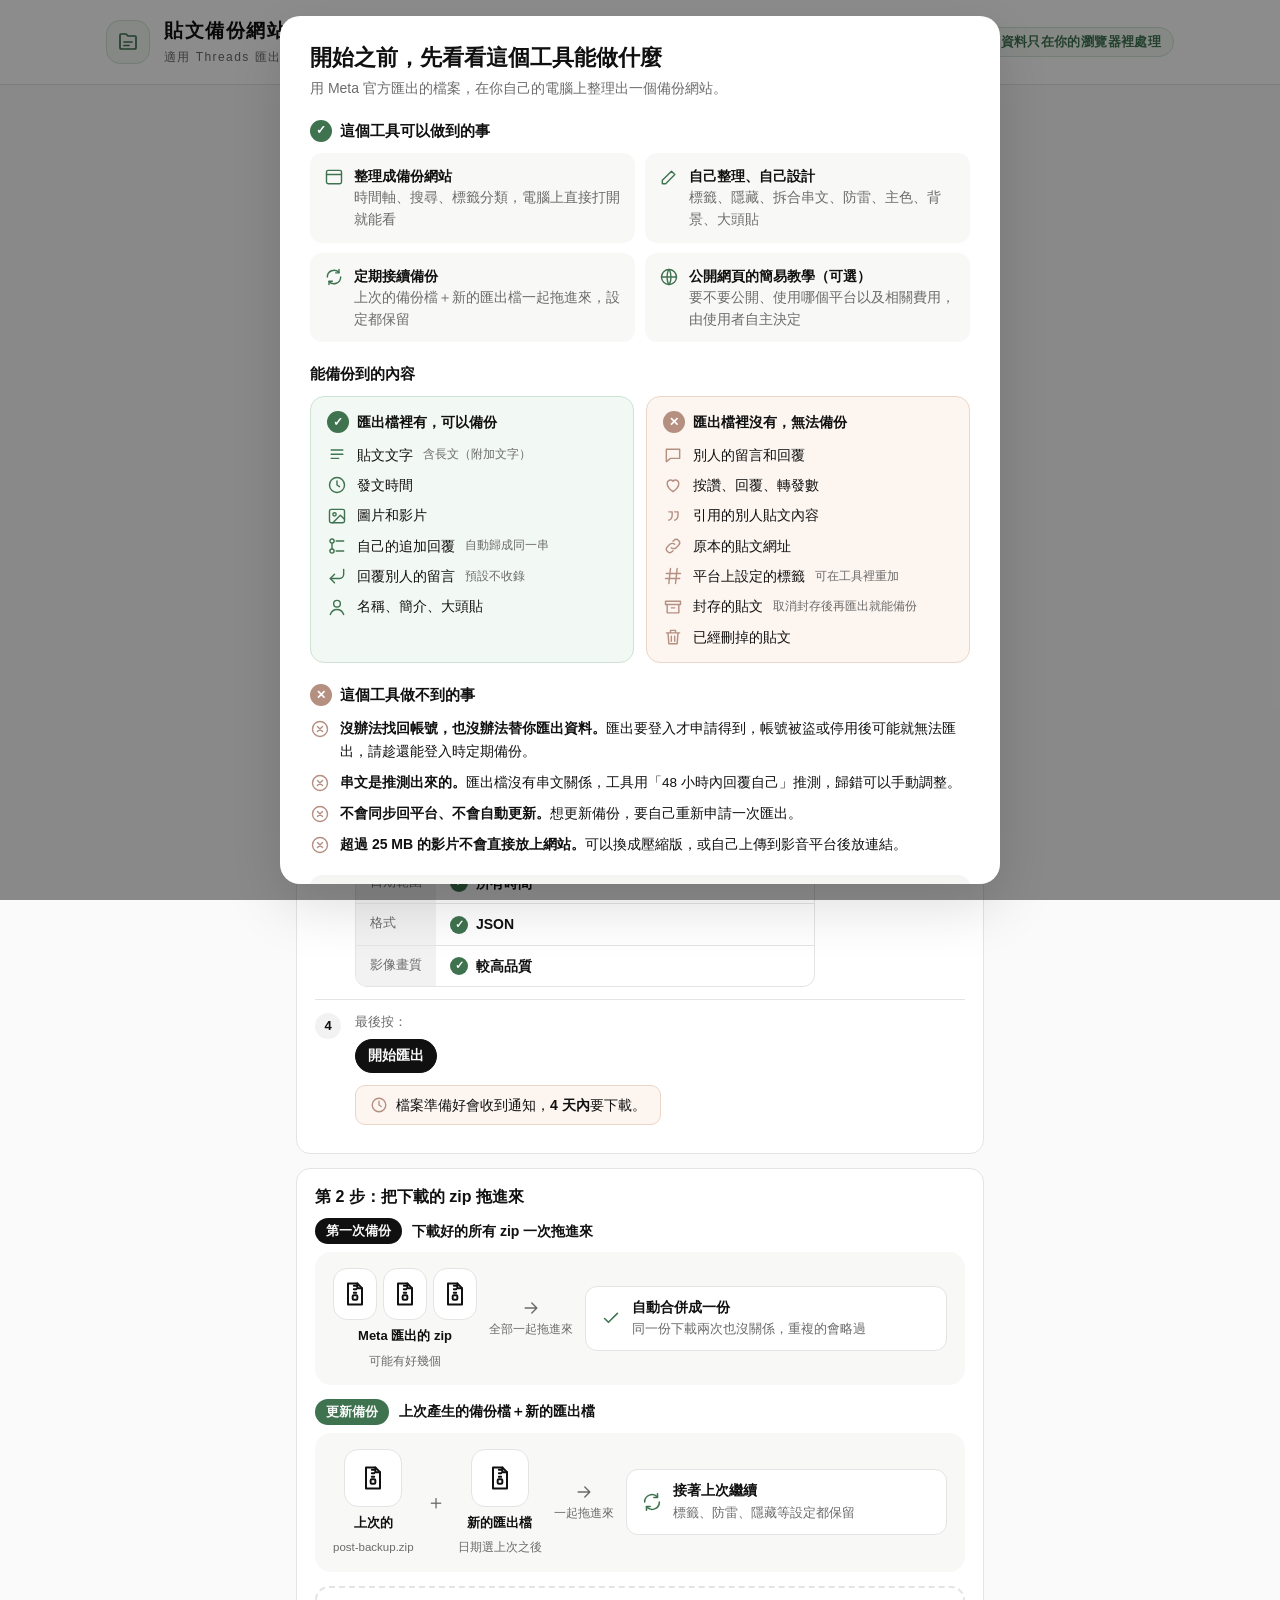
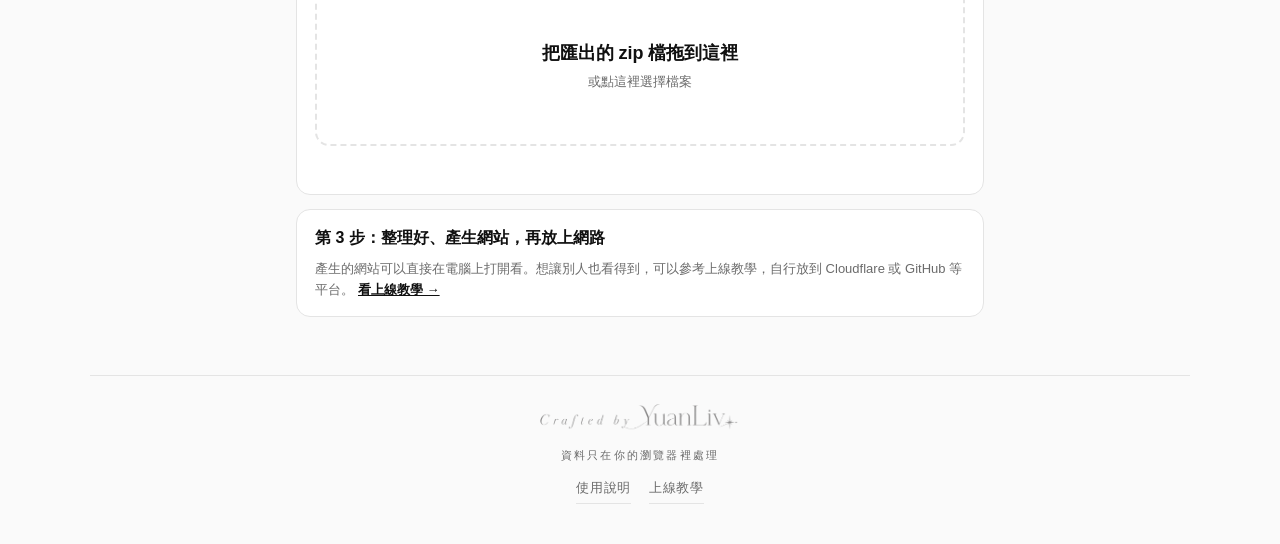
<file: index.html>
<!doctype html>
<html lang="zh-Hant">
<head>
<meta charset="utf-8">
<meta name="viewport" content="width=device-width, initial-scale=1">
<title>貼文備份網站產生器</title>
<meta name="description" content="把 Meta 匯出的貼文資料，在自己的電腦上整理成一個可以瀏覽、搜尋的備份網站。資料不會上傳。適用 Threads 匯出檔。">
<link rel="stylesheet" href="app.css?v=1793815867">
</head>
<body>
<header class="mast">
  <div class="mast-in">
    <span class="mark" aria-hidden="true"><svg viewBox="0 0 24 24" fill="none" stroke="currentColor" stroke-width="1.7" stroke-linecap="round" stroke-linejoin="round"><path d="M4 5a1 1 0 0 1 1-1h5l2 2h7a1 1 0 0 1 1 1v11a1 1 0 0 1-1 1H5a1 1 0 0 1-1-1z"/><path d="M8 12h8M8 15.5h5"/></svg></span>
    <p class="kick">Post Archive</p>
    <span class="tt"><b class="serif">貼文備份網站產生器</b><small>適用 Threads 匯出檔</small></span>
    <span class="rule" aria-hidden="true"><span></span></span>
    <span class="grow"></span>
    <span class="pill"><svg viewBox="0 0 24 24" fill="none" stroke="currentColor" stroke-width="1.8" aria-hidden="true"><rect x="5" y="11" width="14" height="10" rx="2"/><path d="M8 11V8a4 4 0 0 1 8 0v3"/></svg><span class="pl-d">資料只在你的瀏覽器裡處理</span><span class="pl-m">所有資料只在你的瀏覽器裡處理，不會上傳</span></span>
  </div>
</header>

<main id="step-import" class="page">
  <section class="hero">
    <p class="kick">BACKUP YOUR POSTS</p>
    <h1 class="serif">把你的貼文，<br>變成一個<em>屬於自己的</em>備份網站</h1>
    <p>帳號被盜、被停用或誤刪時，你的貼文、圖片和串文都還在。產生的網站可以直接在電腦上打開；想公開的話，工具也提供簡易的上線教學。</p>
  </section>
<div class="flow">
  <div class="fstep"><div class="ic"><span class="no">1</span><svg viewBox="0 0 24 24" fill="none" stroke="currentColor" stroke-width="1.7" stroke-linecap="round" stroke-linejoin="round"><path d="M12 3v12M7 10l5 5 5-5"/><path d="M4 17v2a2 2 0 0 0 2 2h12a2 2 0 0 0 2-2v-2"/></svg></div><b>Meta 匯出</b><small>申請並下載<br>你的資料</small></div>
  <div class="fstep"><div class="ic"><span class="no">2</span><svg viewBox="0 0 24 24" fill="none" stroke="currentColor" stroke-width="1.7" stroke-linecap="round" stroke-linejoin="round"><rect x="4" y="3" width="16" height="18" rx="2"/><path d="M12 8v7M9 12l3 3 3-3"/></svg></div><b>拖進工具</b><small>把 zip 檔<br>拖到這頁</small></div>
  <div class="fstep"><div class="ic"><span class="no">3</span><svg viewBox="0 0 24 24" fill="none" stroke="currentColor" stroke-width="1.7" stroke-linecap="round" stroke-linejoin="round"><path d="M4 20h4L19 9l-4-4L4 16z"/><path d="M13 7l4 4"/></svg></div><b>整理</b><small>標籤・隱藏<br>防雷・外觀</small></div>
  <div class="fstep"><div class="ic"><span class="no">4</span><svg viewBox="0 0 24 24" fill="none" stroke="currentColor" stroke-width="1.7" stroke-linecap="round" stroke-linejoin="round"><rect x="3" y="4" width="18" height="16" rx="2"/><path d="M3 9h18M8 14h8"/></svg></div><b>產生網站</b><small>下載<br>post-backup.zip</small></div>
  <div class="fstep opt"><div class="ic"><span class="no">5</span><svg viewBox="0 0 24 24" fill="none" stroke="currentColor" stroke-width="1.7" stroke-linecap="round" stroke-linejoin="round"><circle cx="12" cy="12" r="9"/><path d="M3 12h18M12 3c3 3.5 3 14.5 0 18M12 3c-3 3.5-3 14.5 0 18"/></svg></div><b>上線（可選）</b><small>想公開再看<br>上線教學</small></div>
</div>


  <section class="card">
  <h2>第 1 步：從 Meta 匯出你的資料</h2>
  <ol class="ex-steps">
    <li><div class="lbl">在手機或電腦上依序點：</div>
      <div class="path"><span class="chip app">Threads 或 Instagram</span><span class="sep">›</span><span class="chip">帳號管理中心</span><span class="sep">›</span><span class="chip">你的資訊和權限</span><span class="sep">›</span><span class="chip">匯出你的資訊</span><span class="sep">›</span><span class="chip">建立匯出檔案</span></div></li>
    <li><div class="lbl">選擇個人檔案和匯出方式：</div>
      <div class="path"><span class="chip">你的 <b>Threads</b> 個人檔案</span><span class="sep">›</span><span class="chip">匯出到裝置</span></div></li>
    <li><div class="lbl">照下面設定（其他維持預設）：</div>
      <div class="setcard">
        <div class="k">自訂資訊</div><div class="v"><span class="tick">✓</span>只勾 Threads <small>其他全部清除，檔案比較小</small></div>
        <div class="k">日期範圍</div><div class="v"><span class="tick">✓</span>所有時間</div>
        <div class="k">格式</div><div class="v"><span class="tick">✓</span>JSON</div>
        <div class="k">影像畫質</div><div class="v"><span class="tick">✓</span>較高品質</div>
      </div></li>
    <li><div class="lbl">最後按：</div>
      <div class="path"><span class="chip go">開始匯出</span></div>
      <div class="deadline"><svg viewBox="0 0 24 24" fill="none" stroke="currentColor" stroke-width="1.8" stroke-linecap="round"><circle cx="12" cy="12" r="9"/><path d="M12 7v5l3 2"/></svg><span>檔案準備好會收到通知，<b>4 天內</b>要下載。</span></div></li>
  </ol>
</section>

  <section class="card">
    <h2>第 2 步：把下載的 zip 拖進來</h2>
    <div class="scen">
  <div class="sh"><span class="stag">第一次備份</span>下載好的所有 zip 一次拖進來</div>
  <div class="merge" style="grid-template-columns:auto auto 1fr">
    <div class="zipb"><div class="multi"><div class="box"><svg class="i"><use href="#i-zip"/></svg></div><div class="box"><svg class="i"><use href="#i-zip"/></svg></div><div class="box"><svg class="i"><use href="#i-zip"/></svg></div></div>Meta 匯出的 zip<small>可能有好幾個</small></div>
    <div class="arr"><svg class="i" viewBox="0 0 24 24"><use href="#i-arrow"/></svg>全部一起拖進來</div>
    <div class="res"><svg class="i"><use href="#i-check"/></svg><span><b>自動合併成一份</b><br><span style="color:var(--muted);font-size:12.5px">同一份下載兩次也沒關係，重複的會略過</span></span></div>
  </div>
</div>
<div class="scen">
  <div class="sh"><span class="stag upd">更新備份</span>上次產生的備份檔＋新的匯出檔</div>
  <div class="merge">
    <div class="zipb"><div class="box"><svg class="i"><use href="#i-zip"/></svg></div>上次的<small>post-backup.zip</small></div>
    <span class="plus">＋</span>
    <div class="zipb"><div class="box"><svg class="i"><use href="#i-zip"/></svg></div>新的匯出檔<small>日期選上次之後</small></div>
    <div class="arr"><svg class="i" viewBox="0 0 24 24"><use href="#i-arrow"/></svg>一起拖進來</div>
    <div class="res"><svg class="i"><use href="#i-loop"/></svg><span><b>接著上次繼續</b><br><span style="color:var(--muted);font-size:12.5px">標籤、防雷、隱藏等設定都保留</span></span></div>
  </div>
</div>
    <label class="drop" id="drop">
      <input type="file" id="file" accept=".zip,application/zip" multiple hidden>
      <span class="drop-big">把匯出的 zip 檔拖到這裡</span>
      <span class="drop-small">或點這裡選擇檔案</span>
    </label>
    <p id="import-status" class="status" role="status"></p>
  </section>
  <section class="card">
    <h2>第 3 步：整理好、產生網站，再放上網路</h2>
    <p class="tip" style="margin:0">產生的網站可以直接在電腦上打開看。想讓別人也看得到，可以參考上線教學，自行放到 Cloudflare 或 GitHub 等平台。<button type="button" class="linkbtn" data-guide>看上線教學 →</button></p>
  </section>
</main>

<main id="step-edit" class="page" hidden>
<div class="flow mini">
  <div class="fstep done"><div class="ic"><svg viewBox="0 0 24 24" fill="none" stroke="currentColor" stroke-width="2.2" stroke-linecap="round" stroke-linejoin="round"><path d="M5 12.5l4.2 4.2L19 7"/></svg></div><b>Meta 匯出</b></div>
  <div class="fstep done"><div class="ic"><svg viewBox="0 0 24 24" fill="none" stroke="currentColor" stroke-width="2.2" stroke-linecap="round" stroke-linejoin="round"><path d="M5 12.5l4.2 4.2L19 7"/></svg></div><b>拖進工具</b></div>
  <div class="fstep cur"><div class="ic"><svg viewBox="0 0 24 24" fill="none" stroke="currentColor" stroke-width="1.8" stroke-linecap="round" stroke-linejoin="round"><path d="M4 20h4L19 9l-4-4L4 16z"/></svg></div><b>整理 <span class="here">← 現在</span></b></div>
  <div class="fstep"><div class="ic"><svg viewBox="0 0 24 24" fill="none" stroke="currentColor" stroke-width="1.8"><rect x="3" y="4" width="18" height="16" rx="2"/></svg></div><b>產生網站</b></div>
  <div class="fstep opt"><div class="ic"><svg viewBox="0 0 24 24" fill="none" stroke="currentColor" stroke-width="1.8"><circle cx="12" cy="12" r="9"/></svg></div><b>上線</b></div>
</div>
  <div class="toolbar">
    <div id="summary" class="summary"></div>
    <span class="tb-r"><button type="button" class="btn" data-guide>上線教學</button><button type="button" id="generate" class="primary">產生網站</button></span>
  </div>
  <div id="archived-note" class="archived-note" hidden></div>
  <div class="layout">
    <aside class="side">
      <section class="card">
        <h2>個人檔案</h2>
        <div class="avatar-row">
          <img id="avatar-preview" class="avatar-lg" alt="">
          <label class="btn">換大頭貼<input type="file" id="avatar-file" accept="image/*" hidden></label>
        </div>
        <label class="field">顯示名稱<input id="f-name" type="text"></label>
        <label class="field">帳號<input id="f-user" type="text"></label>
        <label class="field">簡介<textarea id="f-bio" rows="4"></textarea></label>
      </section>
      <section class="card">
        <h2>外觀</h2>
        <label class="field">主色
          <span class="color-row"><input id="f-accent" type="color" value="#000000"><span id="presets" class="presets"></span></span>
        </label>
        <div class="field">背景圖
          <div class="bg-row"><label class="btn">選擇圖片<input type="file" id="bg-file" accept="image/*" hidden></label><button type="button" class="btn" id="bg-clear">移除</button></div>
          <img id="bg-preview" class="bg-preview" alt="" hidden>
          <div id="bg-opts" class="bg-opts" hidden>
            <label>顯示方式
              <select id="bg-fit">
                <option value="cover">填滿畫面（可能裁切）</option>
                <option value="contain">完整顯示整張圖</option>
                <option value="width">對齊寬度，上下捲動</option>
                <option value="repeat">重複拼貼</option>
              </select></label>
            <label>對齊位置
              <select id="bg-pos">
                <option value="top">靠上</option>
                <option value="center">置中</option>
                <option value="bottom">靠下</option>
              </select></label>
            <label>濃淡 <input id="bg-op" type="range" min="5" max="70" step="1"></label>
          </div>
        </div>
      </section>
      <section class="card">
        <h2>公開設定</h2>
        <label class="check"><input type="checkbox" id="f-noindex" checked> 不讓搜尋引擎收錄（建議）</label>
        <p class="tip">勾選時，網站放上網路後，Google 等搜尋引擎不會把它列進搜尋結果，只有拿到網址的人看得到。想被搜尋到再取消勾選。</p>
      </section>
      <section class="card">
        <h2>收錄範圍</h2>
        <label class="check"><input type="checkbox" id="f-others"> 也收錄「回覆別人」的留言</label>
        <p class="tip">預設只收錄你自己的貼文，以及你在自己貼文下的追加回覆。</p>
      </section>
    </aside>

    <section class="main-col">
      <div class="tabs" role="tablist">
        <button type="button" role="tab" id="tab-edit" aria-selected="true">整理貼文</button>
        <button type="button" role="tab" id="tab-preview" aria-selected="false">預覽網站</button>
      </div>
      <div id="preview-pane" hidden>
        <div class="pv-bar">
          <span class="tip">即時預覽前 40 串貼文。左邊的顏色、背景、大頭貼一改就會更新。</span>
          <span class="seg"><button type="button" data-w="100%" aria-pressed="true">電腦</button><button type="button" data-w="390px" aria-pressed="false">手機</button></span>
        </div>
        <div class="pv-stage"><iframe id="preview" title="網站預覽"></iframe></div>
      </div>
      <div id="edit-pane">
      <div class="filters">
        <input type="search" id="q" placeholder="搜尋貼文">
        <select id="show">
          <option value="all">全部貼文</option>
          <option value="visible">只看要收錄的</option>
          <option value="hidden">只看已隱藏的</option>
          <option value="reply">回覆別人的留言</option>
          <option value="new">只看這次新增的</option>
          <option value="big">超過 25 MB 的影片</option>
        </select>
        <button type="button" class="helpbtn" id="help-thread" aria-expanded="false" aria-controls="help-pop"><span class="q">?</span>串文怎麼分的？</button>
      </div>
      <div class="pop" id="help-pop" hidden>
  <h4>串文是怎麼分的？</h4>
  <p class="sub">匯出檔沒有記錄哪些貼文是同一串，工具用時間來推測：</p>
  <div class="grp"><span class="tag">自動歸成同一串</span>
    <div class="post"><span class="dot"></span>5/24 21:20 主貼文</div>
    <div class="post"><span class="dot"></span>21:58 自己回覆自己 <small style="color:var(--muted)">（38 分鐘後）</small></div>
    <div class="post"><span class="dot"></span>隔天 10:05 自己回覆自己 <small style="color:var(--muted)">（距離上一則 48 小時內）</small></div>
  </div>
  <div class="gaprow">超過 48 小時</div>
  <div class="grp b"><span class="tag">變成新的一串</span>
    <div class="post"><span class="dot"></span>5/28 自己回覆自己</div>
  </div>
  <div class="fix">
    <div><span class="btn small">拆成獨立一串</span><br>不該在同一串的追加回覆，拆出來</div>
    <div><span class="btn small">併入上一串</span><br>被分開但其實是同一串的，接回去</div>
  </div>
</div>

      <p class="tip">點縮圖可以切換「防雷」。</p>
      <div id="list"></div>
      <input type="file" id="rep-file" accept="video/*,.mp4,.mov,.m4v" hidden>
      <div class="pager"><button type="button" id="more" class="btn">顯示更多</button></div>
      </div>
    </section>
  </div>
</main>

<footer class="sig"><img src="logo.png" alt="Crafted by YuanLiv" width="860" height="130"><small>資料只在你的瀏覽器裡處理</small>
  <nav><button type="button" class="sig-intro">使用說明</button><button type="button" data-guide>上線教學</button></nav></footer>

<div id="gen-dialog" class="modal" hidden>
  <div class="modal-box" role="dialog" aria-modal="true" aria-labelledby="gen-title">
    <div class="gen-head">
      <span class="check" aria-hidden="true"><svg viewBox="0 0 24 24"><path d="M5 12.5l4.2 4.2L19 7" fill="none" stroke="currentColor" stroke-width="2.4" stroke-linecap="round" stroke-linejoin="round"/></svg></span>
      <h2 id="gen-title">正在產生網站…</h2>
    </div>
    <div class="bar-track"><div class="bar-fill" id="gen-fill"></div></div>
    <progress id="gen-progress" max="100" value="0" hidden></progress>
    <p id="gen-status" class="status"></p>
    <div id="gen-done" hidden>
      <div class="zipline">
        <div class="zipicon"><svg viewBox="0 0 48 56" aria-hidden="true"><path d="M8 2h22l12 12v38a2 2 0 0 1-2 2H8a2 2 0 0 1-2-2V4a2 2 0 0 1 2-2z" fill="var(--soft)" stroke="var(--ink)" stroke-width="2"/><path d="M30 2v12h12" fill="none" stroke="var(--ink)" stroke-width="2"/><path d="M20 6h4v4h-4zM24 10h4v4h-4zM20 14h4v4h-4zM24 18h4v4h-4zM20 22h4v4h-4z" fill="var(--ink)"/><rect x="19" y="27" width="10" height="9" rx="2" fill="none" stroke="var(--ink)" stroke-width="2"/></svg></div>
        <div class="zipinfo"><b>post-backup.zip</b><span>已下載完成。解壓縮後會得到兩個資料夾：</span></div>
      </div>
      <div class="folders">
        <div class="folder pub">
          <div class="ftop"><span class="ficon"><svg viewBox="0 0 56 44" aria-hidden="true"><path d="M2 6a3 3 0 0 1 3-3h15l5 5h26a3 3 0 0 1 3 3v28a3 3 0 0 1-3 3H5a3 3 0 0 1-3-3z" fill="currentColor"/></svg></span><div class="fname">① 網站<small>（可以用於上傳公開）</small></div></div>
          <span class="dash"></span>
          <p>你的備份網站。打開裡面的<br><b>index.html</b> 就能瀏覽；<br>想放上網路時，上傳這個資料夾。</p>
          <button type="button" class="fstate ok" data-guide><span>可以上傳・看上線教學</span><svg viewBox="0 0 24 24" aria-hidden="true"><path d="M5 12h13M13 6l6 6-6 6" fill="none" stroke="currentColor" stroke-width="1.8" stroke-linecap="round" stroke-linejoin="round"/></svg></button>
        </div>
        <div class="folder priv">
          <div class="ftop"><span class="ficon"><svg viewBox="0 0 56 44" aria-hidden="true"><path d="M2 6a3 3 0 0 1 3-3h15l5 5h26a3 3 0 0 1 3 3v28a3 3 0 0 1-3 3H5a3 3 0 0 1-3-3z" fill="currentColor"/></svg></span><div class="fname">② 存檔<small>（自己留著，下次備份用）</small></div></div>
          <span class="dash"></span>
          <p>給工具用的存檔，裡面有你隱藏的<br>貼文和所有整理設定。</p>
          <div class="fstate no"><span>不要上傳</span><svg viewBox="0 0 24 24" aria-hidden="true"><circle cx="12" cy="12" r="8.5" fill="none" stroke="currentColor" stroke-width="1.8"/><path d="M6 6l12 12" stroke="currentColor" stroke-width="1.8" stroke-linecap="round"/></svg></div>
        </div>
      </div>
      <p class="keep"><svg viewBox="0 0 24 24" aria-hidden="true"><circle cx="12" cy="12" r="9" fill="none" stroke="currentColor" stroke-width="1.8"/><path d="M12 11v6M12 7.5v.5" stroke="currentColor" stroke-width="2" stroke-linecap="round"/></svg><span><b>整個 zip 請留著別刪。</b>下次備份時，把它和新的 Meta 匯出檔一起拖進工具，就會接著上次繼續。</span></p>
      <div class="close-row"><button type="button" class="btn wide" id="gen-close">關閉</button></div>
    </div>
  </div>
</div>

<div id="guide" class="modal" hidden>
  <div class="modal-box guide" role="dialog" aria-modal="true" aria-labelledby="guide-title">
    <div class="g-head">
      <h2 id="guide-title">把網站放上網路</h2>
      <button type="button" class="g-x" id="guide-close" aria-label="關閉">✕</button>
    </div>
    <p class="g-lead">網站就是「① 網站（可以用於上傳公開）」這個資料夾，不需要伺服器，也不用寫程式。下面提供兩種常見的做法，選一種就好；方案與費用以各平台的規定為準。</p>

    <div class="unzip">
      <div class="zipb"><div class="box"><svg class="i"><use href="#i-zip"/></svg></div>post-backup.zip<small class="zipnote">請勿上傳整個 zip 檔</small></div>
      <div class="arr"><svg class="i" viewBox="0 0 24 24"><use href="#i-arrow"/></svg>解壓縮</div>
      <div class="outs">
        <div class="out pub"><svg class="fd" viewBox="0 0 24 24"><use href="#i-dir"/></svg><span class="lab"><b>① 網站</b><small>（可以用於上傳公開）</small></span><span class="st"><svg class="i"><use href="#i-check"/></svg>只上傳這個</span></div>
        <div class="out priv"><svg class="fd" viewBox="0 0 24 24"><use href="#i-dir"/></svg><span class="lab"><b>② 存檔</b><small>（裡面有隱藏的貼文）</small></span><span class="st"><svg class="i"><use href="#i-ban"/></svg>不要上傳</span></div>
      </div>
    </div>

    <div id="g-stats" class="g-stats usage" hidden></div>

    <div class="cmp g-tabs" role="tablist">
      <button type="button" role="tab" aria-selected="true" data-gt="cf" class="pcard"><span class="hd"><b>Cloudflare</b></span>
        <dl><dt>上傳方式</dt><dd>選擇或拖曳資料夾</dd><dt>每次上傳</dt><dd>整個資料夾一次傳完</dd><dt>網站上限</dt><dd>最多 20,000 個檔案（免費方案）</dd><dt>單一檔案</dt><dd>25 MB 以內</dd><dt>網址樣式</dt><dd>名稱.帳號.workers.dev</dd><dt>介面語言</dt><dd>有繁體中文</dd></dl></button>
      <button type="button" role="tab" aria-selected="false" data-gt="gh" class="pcard"><span class="hd"><b>GitHub</b></span>
        <dl><dt>上傳方式</dt><dd>拖曳檔案和資料夾</dd><dt>每次上傳</dt><dd>最多 100 個檔案，超過要分批</dd><dt>網站上限</dt><dd>沒有檔案數限制，總大小 1 GB 以內</dd><dt>單一檔案</dt><dd>25 MB 以內</dd><dt>網址樣式</dt><dd>帳號.github.io/名稱</dd><dt>介面語言</dt><dd>只有英文</dd></dl></button>
    </div>
    <p class="cmp-note">兩者都是第三方服務，方案、限制與費用以各平台公告為準；這裡只整理寫教學當下的規格，順序依字母排列。點選卡片會切換到該平台的步驟。</p>

    <section class="g-pane" data-gp="cf">
      <ol class="g-steps">
        <li><b>註冊並登入 Cloudflare</b><span>到 <a href="https://dash.cloudflare.com/sign-up" target="_blank" rel="noopener">dash.cloudflare.com</a> 註冊帳號，可以直接用 Google 帳號登入。</span></li>
        <li><b>打開 Workers &amp; Pages</b><span>左邊選單「組建」（Build）底下，點「運算」（Compute）展開，再點「Workers &amp; Pages」。</span></li>
        <li><b>建立應用程式</b><span>按右上角的 <span class="ui cf-blue">建立應用程式</span> <span class="en">Create application</span>。在「建立新項目」（Make something new）清單中，選最下面的「Upload your static files」。</span></li>
        <li><b>選擇資料夾</b><span>出現「上傳和部署」（Upload and deploy）頁面。點虛線框裡的 <span class="ui link">資料夾</span> <span class="en">folder</span>，選擇解壓縮後的「<b>① 網站（可以用於上傳公開）</b>」後上傳。也可以直接把資料夾拖進虛線框。</span></li>
        <li><b>取名稱</b><span>檔案清單下方的「Worker 名稱」（Worker name）會先填好一個隨機名稱，可以改成好記的英文小寫，例如 <code>my-backup</code>。右邊顯示「可用」（Available）就代表名稱沒被用過，網址會是 <code>my-backup.你的帳號名.workers.dev</code>。</span></li>
        <li><b>部署</b><span>按右下角的 <span class="ui cf-blue">部署</span> <span class="en">Deploy</span>。這時每個檔案旁會開始轉圈圈（正在上傳），檔案大約 150 MB 時要等 1 分鐘左右，請不要關掉頁面。</span></li>
        <li><b>完成</b><span>上傳完會自動跳到這個網站的頁面。上方的 <code>….workers.dev</code> 連結就是網址，也可以按右上角的 <span class="ui cf-blue">造訪</span> <span class="en">Visit</span> 打開。</span></li>
      </ol>
      <div class="g-box">
        <b>限制</b>：免費方案一個網站最多 <b>20,000 個檔案</b>，每個檔案最大 <b>25 MB</b>。超過 25 MB 的影片，工具會先留在「② 存檔」、不放進網站，所以不會卡住；還是想放的話，看下方「想放超過 25 MB 的影片？」。
        <span id="g-cf-note"></span>
      </div>
      <details class="g-more g-fold">
        <summary>之後要更新網站？</summary>
        <ol>
          <li>用工具產生新的 zip 並解壓縮。</li>
          <li>到「運算」（Compute）→「Workers &amp; Pages」，在清單點你的網站名稱。</li>
          <li>按右上角的 <span class="ui cf-plain">新部署</span> <span class="en">New deployment</span>，進到「上傳靜態檔案以更新 Worker」（Upload static files to update your Worker）。</li>
          <li>點 <span class="ui link">資料夾</span> <span class="en">folder</span> 選擇新的「①」資料夾，再按右下角的 <span class="ui cf-blue">部署</span> <span class="en">Deploy</span>。網址不會變。</li>
        </ol>
      </details>
      <details class="g-more g-fold">
        <summary>想用自己買的網址？</summary>
        <p class="g-p">在網站頁面上方切到「網域」（Domains）分頁，按 <span class="ui cf-blue">＋ 新增網域</span> <span class="en">Add Domain</span>。網址需要先加入同一個 Cloudflare 帳號。</p>
      </details>
      <details class="g-more g-fold g-del">
        <summary>想刪除網頁？</summary>
        <p class="g-p">刪除只會讓網站從網路上消失。你電腦裡的 post-backup.zip 和資料夾都不受影響，之後想重新上線，再上傳一次就好。</p>
        <ol>
          <li>到「運算」（Compute）→「Workers &amp; Pages」，在清單點你的網站名稱。</li>
          <li>上方切到「設定」（Settings）分頁，捲到最下面的「危險區域」（Danger zone）。</li>
          <li>在「刪除 Worker」（Delete Worker）那一列，按 <span class="ui cf-red">🗑 刪除</span> <span class="en">Delete</span>。</li>
          <li>跳出的視窗會請你輸入網站名稱確認，輸入後再按 <span class="ui cf-red">刪除</span> <span class="en">Delete</span>，網址就會立刻失效。</li>
        </ol>
        <p class="g-p g-small">搜尋引擎可能還會暫時留著舊的搜尋結果，通常幾天到幾週內會自己消失。</p>
      </details>
    </section>

    <section class="g-pane" data-gp="gh" hidden>
      <ol class="g-steps">
        <li><b>建立儲存庫</b><span>登入 <a href="https://github.com/" target="_blank" rel="noopener">github.com</a>，按右上角的 <span class="ui gh-gray">＋ ▾</span> → 選「New repository」。「Repository name」填英文名稱，例如 <code>my-backup</code>；「Choose visibility」維持「Public」（免費方案的網站需要公開）。其他不用改，按右下角的 <span class="ui gh-green">Create repository</span>。</span></li>
        <li><b>上傳第一批檔案</b><span>建好後的頁面上，點「Quick setup」那一區的 <span class="ui link">uploading an existing file</span>。打開「①」資料夾，把 <b>index.html、data.js 和 assets 資料夾</b>一起拖進「Drag files here to add them to your repository」框，等檔案清單出現，按下方的 <span class="ui gh-green">Commit changes</span>。</span></li>
        <li><b>上傳 media 資料夾</b><span>回到儲存庫首頁，按 <span class="ui gh-gray">Add file ▾</span> → 選「Upload files」，把 <b>media 資料夾</b>整個拖進去，再按 <span class="ui gh-green">Commit changes</span>。（一次最多只能上傳 100 個檔案，所以要分兩批。）</span></li>
        <li><b>開啟網站</b><span>上方切到「Settings」分頁，左邊選單點「Pages」。在「Build and deployment」：「Source」維持「Deploy from a branch」；「Branch」把 <span class="ui gh-gray">None ▾</span> 改選「main」，旁邊維持「/ (root)」，按 <span class="ui gh-gray">Save</span>。</span></li>
        <li><b>完成</b><span>等一分鐘左右重新整理同一頁，上方會出現「Your site is live at <code>https://你的帳號.github.io/my-backup/</code>」，按 <span class="ui gh-gray">Visit site</span> 就能打開。</span></li>
      </ol>
      <div class="batches">
  <div class="batch"><div class="hd"><span class="bn">1</span><b>第一批</b><span class="w">在「uploading an existing file」頁面</span></div>
    <div class="files">
      <div class="f"><svg class="i ico"><use href="#i-file"/></svg>index.html</div>
      <div class="f"><svg class="i ico"><use href="#i-file"/></svg>data.js</div>
      <div class="f dir"><svg class="ico"><use href="#i-dir"/></svg>assets<small>2 個檔案</small></div>
    </div>
    <p class="how">一起拖進去 → 按 <span class="ui gh-green">Commit changes</span></p></div>
  <div class="arrow"><svg class="i" width="22" height="22" viewBox="0 0 24 24"><path d="M5 12h14M13 6l6 6-6 6"/></svg></div>
  <div class="batch"><div class="hd"><span class="bn">2</span><b>第二批</b><span class="w"><span class="ui gh-gray">Add file ▾</span> → <span class="ui gh-gray">Upload files</span></span></div>
    <div class="files">
      <div class="f dir"><svg class="ico"><use href="#i-dir"/></svg>media<small>所有圖片和影片</small></div>
    </div>
    <p class="how">整個資料夾拖進去 → 按 <span class="ui gh-green">Commit changes</span><br>一次最多 100 個檔案，所以要和第一批分開。</p></div>
</div>

      <div class="g-box">
        <b>要用拖的，不要用選的</b>：「choose your files」只能選檔案、不能選資料夾，assets 和 media 裡的檔案會全部跑到最外層，網站會壞掉。<br>
        <b>限制</b>：一次最多上傳 <b>100 個檔案</b>，每個檔案最大 <b>25 MB</b>，整個網站不能超過 <b>1 GB</b>（超過 25 MB 的影片工具會先排除，見下方「想放超過 25 MB 的影片？」）。
        <span id="g-gh-note"></span>
      </div>
      <details class="g-more g-fold">
        <summary>之後要更新網站？</summary>
        <h3 class="g-h3">只有新增貼文，沒有隱藏任何東西</h3>
        <p class="g-p">一樣用 <span class="ui gh-gray">Add file ▾</span> →「Upload files」，照上面的兩批方式把新的「①」資料夾內容拖進去，按 <span class="ui gh-green">Commit changes</span>。同名檔案會直接覆蓋，網址不會變。</p>
        <h3 class="g-h3">有隱藏貼文，或拿掉了圖片</h3>
        <p class="g-p">GitHub 上傳只會新增或覆蓋檔案，<b>不會刪掉舊檔案</b>，隱藏貼文的圖片會繼續留在網路上；就算刪掉資料夾，GitHub 的歷史紀錄裡還是看得到。建議這樣做：</p>
        <ol>
          <li>照下方「想刪除網頁？」的「整個刪掉」，把儲存庫刪除。</li>
          <li>用<b>同一個名字</b>重新建立儲存庫，照上面的步驟重新上傳並開啟網站。網址不會變。</li>
        </ol>
      </details>
      <details class="g-more g-fold">
        <summary>想用自己買的網址？</summary>
        <p class="g-p">在「Settings」→「Pages」的「Custom domain」欄位填入網址，按旁邊的 <span class="ui gh-gray">Save</span>。</p>
      </details>
      <details class="g-more g-fold g-del">
        <summary>想刪除網頁？</summary>
        <p class="g-p">刪除只會讓網站從網路上消失。你電腦裡的 post-backup.zip 和資料夾都不受影響，之後想重新上線，再上傳一次就好。</p>
        <ul>
          <li><b>只想先下線、保留檔案</b>：「Settings」→「Pages」，把「Branch」從「main」改成「None」，按 <span class="ui gh-gray">Save</span>。（同一頁的「Unpublish site」在你下次上傳檔案後會自動重新上線，所以建議用改成 None 的方式。）</li>
          <li><b>整個刪掉</b>：「Settings」頁捲到最下面的「Danger Zone」，按 <span class="ui gh-red">Delete this repository</span>。跳出的視窗依序按 <span class="ui gh-gray">I want to delete this repository</span> → <span class="ui gh-gray">I have read and understand these effects</span>，輸入畫面上提示的「帳號/儲存庫名稱」，再按 <span class="ui gh-red">Delete this repository</span>。如果跳出「Confirm access」，照畫面驗證身分（例如收驗證信）後就會完成刪除。</li>
        </ul>
        <p class="g-p g-small">搜尋引擎可能還會暫時留著舊的搜尋結果，通常幾天到幾週內會自己消失。</p>
      </details>
    </section>

    <details class="g-more g-bigv" id="g-bigv">
      <summary>想放超過 25 MB 的影片？</summary>
      <p class="g-p">Cloudflare 和 GitHub 都不收超過 25 MB 的單一檔案，所以工具預設不放進網站。想放的話有兩種做法，都在工具的「整理貼文」裡操作（上方篩選選「超過 25 MB 的影片」就能一次找出來）：</p>
      <h3 class="g-h3">做法一：換成壓縮後的影片</h3>
      <ol>
        <li>先把影片壓縮到 25 MB 以下。Mac 可以用內建的 QuickTime Player：打開影片 → 上方選單「<b>檔案</b>」→「<b>輸出為</b>」→「<b>720p⋯</b>」，存成新檔案。還是太大的話改選「<b>480p⋯</b>」。</li>
        <li>回到工具，在那支影片下方按「<b>換成壓縮後的影片</b>」，選剛剛存好的檔案。</li>
        <li>重新按「產生網站」。原本的大檔案仍會留在「② 存檔」，不會遺失。</li>
      </ol>
      <h3 class="g-h3">做法二：自己上傳到影音平台，再放連結</h3>
      <ol>
        <li><b>工具不會幫你上傳影片</b>，這一步要自己做：先把影片上傳到你自己的 YouTube 等影音平台帳號（可以設成只有拿到連結的人才看得到），再複製那支影片的網址。</li>
        <li>回到工具，在那支影片下方按「<b>改放影片連結</b>」，貼上剛剛複製的網址。</li>
        <li>重新按「產生網站」。網站上那支影片的位置會變成「▶ 觀看影片」的連結。</li>
      </ol>
    </details>
    <div class="g-note">
      <b>公開之前想一下</b>
      <ul>
        <li>網站上線後，<b>知道網址的人都看得到</b>，也可能被搜尋引擎找到。</li>
        <li>不想公開的貼文，回工具按「隱藏」再重新產生；隱藏的貼文和它的圖片都不會出現在「①」裡。</li>
        <li>只想自己留存的話，不用上傳也可以：直接打開「①」裡的 <b>index.html</b> 就能瀏覽。</li>
      </ul>
    </div>
    <div class="close-row"><button type="button" class="btn wide" id="guide-done">我知道了</button></div>
  </div>
</div>

<svg width="0" height="0" style="position:absolute">
 <symbol id="i-text" viewBox="0 0 24 24"><path d="M5 6h14M5 11h14M5 16h9"/></symbol>
 <symbol id="i-clock" viewBox="0 0 24 24"><circle cx="12" cy="12" r="9"/><path d="M12 7v5l3 2"/></symbol>
 <symbol id="i-img" viewBox="0 0 24 24"><rect x="3" y="4" width="18" height="16" rx="2"/><circle cx="9" cy="10" r="2"/><path d="M21 16l-5-5-9 9"/></symbol>
 <symbol id="i-thread" viewBox="0 0 24 24"><circle cx="6" cy="6" r="2.5"/><circle cx="6" cy="18" r="2.5"/><path d="M6 8.5v7M11 6h9M11 18h9"/></symbol>
 <symbol id="i-reply" viewBox="0 0 24 24"><path d="M9 10L4 15l5 5"/><path d="M4 15h11a5 5 0 0 0 5-5V4"/></symbol>
 <symbol id="i-user" viewBox="0 0 24 24"><circle cx="12" cy="8" r="4"/><path d="M4 21c1.5-4 4.5-6 8-6s6.5 2 8 6"/></symbol>
 <symbol id="i-chat" viewBox="0 0 24 24"><path d="M4 5h16v11H9l-5 4z"/></symbol>
 <symbol id="i-heart" viewBox="0 0 24 24"><path d="M12 20s-7-4.4-7-10a4 4 0 0 1 7-2.6A4 4 0 0 1 19 10c0 5.6-7 10-7 10z"/></symbol>
 <symbol id="i-quote" viewBox="0 0 24 24"><path d="M7 7h4v4c0 3-1.5 5-4 6M14 7h4v4c0 3-1.5 5-4 6"/></symbol>
 <symbol id="i-link" viewBox="0 0 24 24"><path d="M10 14a4 4 0 0 0 5.7 0l3-3a4 4 0 0 0-5.7-5.7l-1 1"/><path d="M14 10a4 4 0 0 0-5.7 0l-3 3a4 4 0 0 0 5.7 5.7l1-1"/></symbol>
 <symbol id="i-hash" viewBox="0 0 24 24"><path d="M9 3L7 21M17 3l-2 18M4 9h17M3 15h17"/></symbol>
 <symbol id="i-archive" viewBox="0 0 24 24"><path d="M3 5h18v4H3zM5 9v10h14V9M10 13h4"/></symbol>
 <symbol id="i-trash" viewBox="0 0 24 24"><path d="M4 7h16M10 11v6M14 11v6M6 7l1 13h10l1-13M9 7V4h6v3"/></symbol>
 <symbol id="i-site" viewBox="0 0 24 24"><rect x="3" y="4" width="18" height="16" rx="2"/><path d="M3 9h18"/></symbol>
 <symbol id="i-brush" viewBox="0 0 24 24"><path d="M4 20h4L19 9l-4-4L4 16z"/></symbol>
 <symbol id="i-loop" viewBox="0 0 24 24"><path d="M4 12a8 8 0 0 1 14-5.3M20 12a8 8 0 0 1-14 5.3"/><path d="M18 3v4h-4M6 21v-4h4"/></symbol>
 <symbol id="i-globe" viewBox="0 0 24 24"><circle cx="12" cy="12" r="9"/><path d="M3 12h18M12 3c3 3.5 3 14.5 0 18M12 3c-3 3.5-3 14.5 0 18"/></symbol>
 <symbol id="i-x" viewBox="0 0 24 24"><circle cx="12" cy="12" r="9"/><path d="M9 9l6 6M15 9l-6 6"/></symbol>
 <symbol id="i-lock" viewBox="0 0 24 24"><rect x="5" y="11" width="14" height="10" rx="2"/><path d="M8 11V8a4 4 0 0 1 8 0v3"/></symbol>
 <symbol id="i-file" viewBox="0 0 24 24"><path d="M6 3h8l4 4v14H6z"/><path d="M14 3v4h4"/></symbol>
 <symbol id="i-dir" viewBox="0 0 24 24"><path d="M3 6a1 1 0 0 1 1-1h5l2 2h9a1 1 0 0 1 1 1v10a1 1 0 0 1-1 1H4a1 1 0 0 1-1-1z" fill="currentColor" stroke="none"/></symbol>
 <symbol id="i-cal" viewBox="0 0 24 24"><rect x="3" y="5" width="18" height="16" rx="2"/><path d="M3 10h18M8 3v4M16 3v4"/></symbol>
<symbol id="i-zip" viewBox="0 0 24 24"><path d="M6 3h8l4 4v14H6z"/><path d="M14 3v4h4M11 5h2M11 8h2M11 11h2"/><rect x="10" y="13" width="4" height="4" rx="1"/></symbol>
 <symbol id="i-arrow" viewBox="0 0 24 24"><path d="M5 12h14M13 6l6 6-6 6"/></symbol>
 <symbol id="i-check" viewBox="0 0 24 24"><path d="M5 12.5l4.2 4.2L19 7"/></symbol>
 <symbol id="i-ban" viewBox="0 0 24 24"><circle cx="12" cy="12" r="8.5"/><path d="M6 6l12 12"/></symbol>
</svg>
<div id="intro-modal" class="modal" hidden>
<div class="intro" role="dialog" aria-modal="true" aria-labelledby="intro-title">
  <h2 id="intro-title">開始之前，先看看這個工具能做什麼</h2>
  <p class="lead">用 Meta 官方匯出的檔案，在你自己的電腦上整理出一個備份網站。</p>

  <h3><span class="badge-ok">✓</span>這個工具可以做到的事</h3>
  <div class="cando">
    <div><svg class="i ico"><use href="#i-site"/></svg><p style="margin:0"><b>整理成備份網站</b><span>時間軸、搜尋、標籤分類，電腦上直接打開就能看</span></p></div>
    <div><svg class="i ico"><use href="#i-brush"/></svg><p style="margin:0"><b>自己整理、自己設計</b><span>標籤、隱藏、拆合串文、防雷、主色、背景、大頭貼</span></p></div>
    <div><svg class="i ico"><use href="#i-loop"/></svg><p style="margin:0"><b>定期接續備份</b><span>上次的備份檔＋新的匯出檔一起拖進來，設定都保留</span></p></div>
    <div><svg class="i ico"><use href="#i-globe"/></svg><p style="margin:0"><b>公開網頁的簡易教學（可選）</b><span>要不要公開、使用哪個平台以及相關費用，由使用者自主決定</span></p></div>
  </div>

  <h3>能備份到的內容</h3>
  <div class="twocol">
    <div class="col ok"><h4><span class="badge-ok">✓</span>匯出檔裡有，可以備份</h4>
      <ul>
        <li><svg class="i ico"><use href="#i-text"/></svg>貼文文字<small>含長文（附加文字）</small></li>
        <li><svg class="i ico"><use href="#i-clock"/></svg>發文時間</li>
        <li><svg class="i ico"><use href="#i-img"/></svg>圖片和影片</li>
        <li><svg class="i ico"><use href="#i-thread"/></svg>自己的追加回覆 <small>自動歸成同一串</small></li>
        <li><svg class="i ico"><use href="#i-reply"/></svg>回覆別人的留言 <small>預設不收錄</small></li>
        <li><svg class="i ico"><use href="#i-user"/></svg>名稱、簡介、大頭貼</li>
      </ul></div>
    <div class="col no"><h4><span class="badge-no">✕</span>匯出檔裡沒有，無法備份</h4>
      <ul>
        <li><svg class="i ico"><use href="#i-chat"/></svg>別人的留言和回覆</li>
        <li><svg class="i ico"><use href="#i-heart"/></svg>按讚、回覆、轉發數</li>
        <li><svg class="i ico"><use href="#i-quote"/></svg>引用的別人貼文內容</li>
        <li><svg class="i ico"><use href="#i-link"/></svg>原本的貼文網址</li>
        <li><svg class="i ico"><use href="#i-hash"/></svg>平台上設定的標籤 <small>可在工具裡重加</small></li>
        <li><svg class="i ico"><use href="#i-archive"/></svg>封存的貼文<small>取消封存後再匯出就能備份</small></li>
        <li><svg class="i ico"><use href="#i-trash"/></svg>已經刪掉的貼文</li>
      </ul></div>
  </div>

  <h3><span class="badge-no">✕</span>這個工具做不到的事</h3>
  <ul class="cant">
    <li><svg class="i ico"><use href="#i-x"/></svg><span><b>沒辦法找回帳號，也沒辦法替你匯出資料。</b>匯出要登入才申請得到，帳號被盜或停用後可能就無法匯出，請趁還能登入時定期備份。</span></li>
    <li><svg class="i ico"><use href="#i-x"/></svg><span><b>串文是推測出來的。</b>匯出檔沒有串文關係，工具用「48 小時內回覆自己」推測，歸錯可以手動調整。</span></li>
    <li><svg class="i ico"><use href="#i-x"/></svg><span><b>不會同步回平台、不會自動更新。</b>想更新備份，要自己重新申請一次匯出。</span></li>
    <li><svg class="i ico"><use href="#i-x"/></svg><span><b>超過 25 MB 的影片不會直接放上網站。</b>可以換成壓縮版，或自己上傳到影音平台後放連結。</span></li>
  </ul>

  <div class="lock"><svg class="i ico"><use href="#i-lock"/></svg><span><b>你的資料在哪裡：</b>所有處理都在你的瀏覽器裡完成，不會上傳到任何伺服器，作者也看不到你的內容。工具不需要登入你的任何帳號。</span></div>

  <div class="terms">
    <p><b>作者不負保管責任</b>　這個工具照現況提供，不保證能完整備份所有內容。因裝置、瀏覽器、操作或匯出格式改變造成的資料遺失或錯誤，作者無法負責，也沒有辦法幫你找回。</p>
    <p><b>內容與公開由你負責</b>　請確認你有權使用網站裡的文字、圖片和影片；公開前也請想一下貼文中出現的其他人是否同意。平台規範與費用以各平台規定為準。</p>
    <p><b>與 Meta 無關</b>　這是基於 Meta 服務提供的匯出功能而製作的工具，與 Meta、Threads、Instagram 沒有任何關聯，也不代表平台立場。如果 Meta 的匯出格式或相關政策改變，這個工具可能會調整功能、暫停或停止提供，恕不另行通知。</p>
  </div>
  <div class="close-row"><button type="button" class="primary" id="intro-ok">我知道了，開始備份</button></div>
</div>
</div>

<script src="lib/zip.js?v=1793815867"></script>
<script src="lib/importer.js?v=1793815867"></script>
<script src="lib/templates.js?v=1793815867"></script>
<script src="app.js?v=1793815867"></script>
</body>
</html>
</file>
<file: app.css>
:root{
  --ink:#101010; --muted:#6b6b6b; --line:#e4e4e4; --paper:#fafafa; --card:#fff; --soft:#f2f2f2;
  --accent:#101010; --ok:#2f7d4f; --warn:#b4532a;
  --font:-apple-system,BlinkMacSystemFont,"PingFang TC","Noto Sans TC","Microsoft JhengHei",sans-serif;
}
@media (prefers-color-scheme:dark){:root:not([data-theme="light"]){
  --ink:#f2f2f2; --muted:#a0a0a0; --line:#2b2b2b; --paper:#0e0e0e; --card:#171717; --soft:#222; --accent:#f2f2f2;}}
*{box-sizing:border-box}
body{margin:0;background:var(--paper);color:var(--ink);font:15px/1.6 var(--font)}
h1,h2{line-height:1.3}
.bar{position:sticky;top:0;z-index:10;background:var(--card);border-bottom:1px solid var(--line)}
.bar-in{max-width:1100px;margin:0 auto;padding:12px 16px;display:flex;gap:12px;align-items:baseline;flex-wrap:wrap}
.bar-note{color:var(--muted);font-size:13px}
.page{max-width:1100px;margin:0 auto;padding:16px}
#step-import{max-width:720px}
.hero h1{font-size:28px;margin:24px 0 8px}
.hero p{color:var(--muted);margin:0 0 20px}
.card{background:var(--card);border:1px solid var(--line);border-radius:14px;padding:18px 18px 16px;margin-bottom:14px}
.card h2{font-size:16px;margin:0 0 10px}
.howto{margin:0;padding-left:20px}
.howto li{margin:4px 0}
.drop{display:flex;flex-direction:column;align-items:center;justify-content:center;gap:4px;min-height:160px;border:2px dashed var(--line);border-radius:14px;cursor:pointer;text-align:center;padding:16px}
.drop.over{border-color:var(--ink);background:var(--soft)}
.drop-big{font-size:18px;font-weight:600}
.drop-small{color:var(--muted);font-size:13px}
.status{color:var(--muted);font-size:14px;min-height:1.6em;margin:10px 0 0}
.status.err{color:var(--warn)}

.toolbar{position:sticky;top:49px;z-index:9;display:flex;justify-content:space-between;align-items:center;gap:12px;background:var(--paper);padding:10px 0;border-bottom:1px solid var(--line);margin-bottom:14px}
.summary{color:var(--muted);font-size:14px}
.primary{font:inherit;font-weight:600;padding:9px 20px;border-radius:999px;border:0;background:var(--ink);color:var(--paper);cursor:pointer}
.btn{font:inherit;font-size:14px;display:inline-block;padding:6px 14px;border-radius:999px;border:1px solid var(--line);background:var(--card);color:var(--ink);cursor:pointer}
.btn:hover{border-color:var(--ink)}
.btn.small{font-size:12px;padding:3px 10px}
.layout{display:grid;grid-template-columns:300px 1fr;gap:18px;align-items:start}
@media (max-width:860px){.layout{grid-template-columns:1fr}}
.side{position:sticky;top:110px}
@media (max-width:860px){.side{position:static}}
.field{display:block;font-size:13px;color:var(--muted);margin:10px 0 0}
.field input[type=text],.field textarea{display:block;width:100%;margin-top:4px;font:inherit;font-size:14px;color:var(--ink);background:var(--card);border:1px solid var(--line);border-radius:10px;padding:7px 10px}
.avatar-row{display:flex;align-items:center;gap:14px}
.avatar-lg{width:64px;height:64px;border-radius:50%;object-fit:cover;background:var(--soft)}
.color-row{display:flex;align-items:center;gap:8px;margin-top:4px}
.color-row input{width:40px;height:32px;border:0;padding:0;background:none}
.presets{display:flex;gap:6px;flex-wrap:wrap}
.presets button{width:22px;height:22px;border-radius:50%;border:2px solid var(--card);outline:1px solid var(--line);cursor:pointer}
.bg-row{display:flex;gap:8px;margin-top:4px}
.bg-preview{display:block;width:100%;max-height:160px;object-fit:contain;background:var(--soft);border-radius:10px;margin-top:8px}
.check{display:flex;gap:8px;align-items:center;font-size:14px}
.tip{color:var(--muted);font-size:13px;margin:8px 0}

.filters{display:flex;gap:8px}
.filters input,.filters select{font:inherit;font-size:14px;padding:7px 12px;border-radius:999px;border:1px solid var(--line);background:var(--card);color:var(--ink)}
.filters input{flex:1}
.th{background:var(--card);border:1px solid var(--line);border-radius:14px;padding:12px 14px;margin:10px 0}
.th.hidden{opacity:.5}
.th-head{display:flex;align-items:center;gap:8px;flex-wrap:wrap;font-size:13px;color:var(--muted)}
.th-head .grow{flex:1}
.th-head input{font:inherit;font-size:13px;padding:3px 10px;border-radius:999px;border:1px solid var(--line);background:var(--card);color:var(--ink);width:150px}
.badge{font-size:11px;padding:1px 8px;border-radius:999px;background:var(--soft);color:var(--muted)}
.it{border-left:2px solid var(--line);padding:4px 0 4px 12px;margin-top:8px}
.it-head{display:flex;gap:8px;align-items:center;font-size:12px;color:var(--muted)}
.it-text{white-space:pre-wrap;word-break:break-word;margin:2px 0 0;font-size:14px;max-height:9.6em;overflow:hidden}
.it-text.open{max-height:none}
.expand{font-size:12px;color:var(--muted);background:none;border:0;padding:0;cursor:pointer;text-decoration:underline}
.thumbs{display:flex;gap:6px;flex-wrap:wrap;margin-top:6px}
.thumb{position:relative;width:72px;height:72px;border-radius:8px;overflow:hidden;background:var(--soft);border:0;padding:0;cursor:pointer}
.thumb img,.thumb video{width:100%;height:100%;object-fit:cover;display:block}
.thumb.sp img,.thumb.sp video{filter:blur(8px) brightness(.9)}
.thumb .lbl{position:absolute;left:4px;bottom:4px;font-size:10px;padding:0 6px;border-radius:999px;background:rgba(0,0,0,.6);color:#fff}
.pager{display:flex;justify-content:center;padding:14px 0 40px}

.modal{position:fixed;inset:0;z-index:30;background:rgba(0,0,0,.45);display:grid;place-items:center;padding:16px}
.modal[hidden]{display:none}
.modal-box{background:var(--card);border-radius:16px;padding:22px;width:min(480px,100%)}
.modal-box progress{width:100%}

.tabs{display:flex;gap:4px;border-bottom:1px solid var(--line);margin-bottom:12px}
.tabs button{font:inherit;font-size:14px;font-weight:600;padding:8px 14px;border:0;background:none;color:var(--muted);border-bottom:2px solid transparent;cursor:pointer;margin-bottom:-1px}
.tabs button[aria-selected="true"]{color:var(--ink);border-bottom-color:var(--ink)}
.pv-bar{display:flex;justify-content:space-between;align-items:center;gap:10px;flex-wrap:wrap;margin-bottom:8px}
.pv-bar .tip{margin:0}
.seg{display:inline-flex;border:1px solid var(--line);border-radius:999px;overflow:hidden}
.seg button{font:inherit;font-size:13px;padding:5px 14px;border:0;background:var(--card);color:var(--muted);cursor:pointer}
.seg button[aria-pressed="true"]{background:var(--ink);color:var(--paper)}
.pv-stage{background:var(--soft);border:1px solid var(--line);border-radius:14px;padding:12px;display:flex;justify-content:center}
#preview{width:100%;height:calc(100vh - 230px);min-height:480px;border:0;border-radius:10px;background:#fff;transition:width .2s}
.bg-opts{display:grid;gap:8px;margin-top:10px}
.bg-opts label{display:grid;gap:3px;font-size:13px;color:var(--muted)}
.bg-opts select{font:inherit;font-size:13px;padding:5px 8px;border-radius:8px;border:1px solid var(--line);background:var(--card);color:var(--ink)}
.bg-opts input[type=range]{width:100%}
[hidden]{display:none!important}
.badge.new{background:var(--ink);color:var(--paper)}
.summary .sub{font-size:12px}

/* 完成畫面：兩個資料夾 */
:root{--pub:#3f7350;--pub-bg:#f2f8f3;--pub-line:#cfe3d4;--priv:#b58f80;--priv-bg:#fcf5f0;--priv-line:#ecd6c7;--note-bg:#f5f5f4;--fold-bg:#f8f8f7}
@media (prefers-color-scheme:dark){:root:not([data-theme="light"]){--pub:#7fbf93;--pub-bg:#16231a;--pub-line:#2c4733;--priv:#d9a07f;--priv-bg:#2a1d16;--priv-line:#4d3526;--note-bg:#1f1f1f;--fold-bg:#1c1c1c}}
:root[data-theme="dark"]{--pub:#7fbf93;--pub-bg:#16231a;--pub-line:#2c4733;--priv:#d9a07f;--priv-bg:#2a1d16;--priv-line:#4d3526;--note-bg:#1f1f1f;--fold-bg:#1c1c1c}
.modal-box{width:min(760px,100%);max-height:calc(100dvh - 32px);overflow:auto;padding:28px 30px 24px;border-radius:20px;box-shadow:0 20px 60px rgba(0,0,0,.18)}
.gen-head{display:flex;align-items:center;gap:14px}
.gen-head h2{margin:0;font-size:22px}
.check{display:none;width:44px;height:44px;border-radius:50%;background:var(--pub-bg);color:var(--pub);place-items:center;flex:0 0 auto}
.check svg{width:24px;height:24px}
.modal.done .check{display:grid}
.bar-track{height:6px;border-radius:999px;background:var(--soft);margin:18px 0 10px;overflow:hidden}
.bar-fill{height:100%;width:0;border-radius:inherit;background:#1677ff;transition:width .3s}
.modal.done .bar-fill{background:#1677ff}
.zipline{display:flex;align-items:center;gap:16px;margin:14px 0 16px}
.zipicon{width:56px;height:56px;border-radius:14px;background:var(--soft);display:grid;place-items:center;flex:0 0 auto;padding-right:0}
.zipicon svg{width:26px;height:32px}
.zipinfo{display:flex;flex-direction:column;gap:2px;padding-left:16px;border-left:1px solid var(--line);min-width:0}
.zipinfo b{font-size:16px}
.zipinfo span{color:var(--muted);font-size:14px}
.folders{display:grid;grid-template-columns:1fr 1fr;gap:18px}
@media (max-width:600px){.folders{grid-template-columns:1fr}}
.folder{background:var(--fold-bg);border-radius:14px;padding:30px 26px 26px;display:flex;flex-direction:column;gap:22px;min-width:0}
.folder.pub{--c:var(--pub)}.folder.priv{--c:var(--priv)}
.ftop{display:flex;align-items:center;gap:20px}
.ficon{color:var(--c);opacity:.72;flex:0 0 auto}
.ficon svg{width:62px;height:50px;display:block}
.fname{font-weight:700;font-size:22px;color:var(--ink);line-height:1.3;letter-spacing:.02em}
.fname small{display:block;font-weight:400;color:var(--muted);font-size:13px;margin-top:6px;letter-spacing:.04em}
.dash{width:36px;height:2px;background:var(--c);opacity:.65;margin-top:2px}
.folder p{margin:0;font-size:14.5px;color:var(--ink);line-height:1.9;letter-spacing:.03em;flex:1}
.fstate{display:flex;align-items:center;justify-content:space-between;padding:12px 18px;border-radius:8px;font-size:15px;font-weight:600;letter-spacing:.04em}
.fstate svg{width:20px;height:20px}
.fstate.ok{background:var(--c);color:#fff;border:0;font-family:inherit;cursor:pointer;width:100%;text-align:left}
.fstate.ok:hover{filter:brightness(1.08)}
.fstate.no{color:var(--priv);padding-left:2px;padding-right:2px;font-weight:600;border-top:1px solid color-mix(in srgb,var(--priv) 25%,transparent);border-radius:0}
.keep{display:flex;gap:10px;align-items:flex-start;font-size:13px;color:var(--muted);background:var(--note-bg);border-radius:12px;padding:12px 14px;margin:16px 0 18px}
.keep svg{width:20px;height:20px;flex:0 0 auto;color:var(--ink);margin-top:1px}
.keep b{color:var(--ink)}
.close-row{display:flex;justify-content:center}
.btn.wide{min-width:180px;padding:9px 20px;font-size:15px}

/* 上線教學 */
.tb-r{display:flex;gap:8px;align-items:center}
.linkbtn{font:inherit;font-size:inherit;background:none;border:0;padding:0 0 0 4px;color:var(--ink);font-weight:600;text-decoration:underline;cursor:pointer}
.guide{width:min(720px,100%)}
.g-head{display:flex;align-items:center;justify-content:space-between;gap:12px}
.g-head h2{margin:0;font-size:22px}
.g-x{font:inherit;font-size:18px;width:36px;height:36px;border-radius:50%;border:0;background:var(--soft);color:var(--ink);cursor:pointer}
.g-lead{color:var(--muted);font-size:14px;margin:10px 0 14px}
.g-warn{display:flex;gap:10px;align-items:flex-start;background:var(--priv-bg);border:1px solid var(--priv-line);border-radius:12px;padding:12px 14px;font-size:14px}
.g-warn svg{width:20px;height:20px;flex:0 0 auto;color:var(--priv);margin-top:2px}
.g-stats{margin-top:10px;background:var(--note-bg);border-radius:12px;padding:12px 14px;font-size:14px}
.g-stats ul{margin:6px 0 0;padding-left:18px;color:var(--muted);font-size:13px}
.g-tabs{display:grid;grid-template-columns:1fr 1fr;gap:10px;margin:18px 0 6px}
.g-tabs button{font:inherit;text-align:left;padding:12px 14px;border-radius:12px;border:1px solid var(--line);background:var(--card);color:var(--ink);cursor:pointer;display:flex;flex-direction:column;gap:2px}
.g-tabs button small{color:var(--muted);font-size:12px}
.g-tabs button[aria-selected="true"]{border-color:var(--pub);background:var(--pub-bg);box-shadow:inset 0 0 0 1px var(--pub)}
.g-steps{list-style:none;counter-reset:s;margin:14px 0 0;padding:0}
.g-steps li{counter-increment:s;position:relative;padding:0 0 18px 44px;display:flex;flex-direction:column;gap:2px}
.g-steps li::before{content:counter(s);position:absolute;left:0;top:-1px;width:28px;height:28px;border-radius:50%;background:var(--pub);color:#fff;display:grid;place-items:center;font-size:14px;font-weight:700}
.g-steps li:not(:last-child)::after{content:"";position:absolute;left:13.5px;top:32px;bottom:4px;width:1px;background:var(--pub-line)}
.g-steps b{font-size:15px}
.g-steps span{font-size:14px;color:var(--ink);line-height:1.75}
.guide code{font-size:13px;background:var(--soft);padding:1px 6px;border-radius:5px}
.guide pre{font-size:13px;background:var(--soft);padding:8px 12px;border-radius:8px;overflow:auto;margin:6px 0}
.guide a{color:var(--pub)}
.g-box{font-size:14px;background:var(--fold-bg);border-radius:10px;padding:10px 14px}
.g-box .bad{display:block;color:var(--warn);margin-top:4px}
.g-box .good{display:block;color:var(--ok);margin-top:4px}
.g-more{margin:10px 0 0;font-size:14px}
.g-more summary{cursor:pointer;font-weight:600;padding:6px 0}
.g-more ol{margin:4px 0 0;padding-left:20px;line-height:1.8}
.g-h3{font-size:15px;margin:18px 0 4px}
.g-p{font-size:14px;margin:0;line-height:1.8}
.g-note{margin:18px 0;background:var(--note-bg);border-radius:12px;padding:12px 16px;font-size:14px}
.g-note ul{margin:6px 0 0;padding-left:18px;line-height:1.8}
@media (max-width:600px){.g-tabs{grid-template-columns:1fr}.modal-box{padding:22px 18px}}
.g-del{margin:0 0 18px;border-top:1px solid var(--line);padding-top:8px}
.g-del summary{color:var(--muted);font-weight:500}
.g-del ol{margin:0 0 4px}
.g-del .g-h3{margin-top:12px}
.g-tip{font-size:13px;color:var(--muted);margin:14px 0 0}
.g-mini{margin:4px 0 0;padding-left:20px;font-size:14px;line-height:1.8}
.thumb .lbl.big{top:4px;bottom:auto;background:#b4532a}
.thumb .lbl.rep{top:4px;bottom:auto;background:var(--pub)}
.bigbox{margin-top:8px;font-size:13px;line-height:1.7;background:var(--priv-bg);border:1px solid var(--priv-line);border-radius:10px;padding:8px 12px}
.bigbox.ok{background:var(--pub-bg);border-color:var(--pub-line)}
.bigbox a{word-break:break-all;color:inherit}
.bigacts{display:flex;flex-wrap:wrap;gap:6px;margin-top:6px}
.bigbox.ok .btn{margin-left:8px}
.g-bigv{margin:16px 0 0;border-top:1px solid var(--line);padding-top:8px}
.g-bigv ol{margin:0 0 4px}
.bighint{color:var(--muted)}
.g-small{color:var(--muted);font-size:13px;margin-top:6px}
.g-pane .g-del{margin:14px 0 0}
.g-del ul{margin:0 0 4px;padding-left:20px;line-height:1.8}
.brandbox{display:flex;flex-direction:column;line-height:1.3}
.brandbox small{color:var(--muted);font-size:12px;font-weight:400}

/* ---- 圖像化（流程、匯出步驟、說明彈窗、用量條、分批上傳、摘要、串文說明） ---- */

/* ---- 1. 流程圖 ---- */
.flow{display:flex;align-items:stretch;gap:0;margin:22px 0 26px;counter-reset:f}
.fstep{flex:1;display:flex;flex-direction:column;align-items:center;text-align:center;gap:8px;position:relative;min-width:0}
.fstep .ic{width:56px;height:56px;border-radius:16px;background:var(--card);border:1px solid var(--line);display:grid;place-items:center;color:var(--ink);position:relative}
.fstep .ic svg{width:26px;height:26px}
.fstep .no{position:absolute;top:-7px;left:-7px;width:22px;height:22px;border-radius:50%;background:var(--ink);color:var(--paper);font-size:12px;font-weight:700;display:grid;place-items:center}
.fstep b{font-size:14px}
.fstep small{font-size:12px;color:var(--muted);line-height:1.4}
.fstep:not(:last-child)::after{content:"";position:absolute;top:28px;left:calc(50% + 36px);right:calc(-50% + 36px);border-top:2px solid var(--line)}
.fstep.opt .ic{border-style:dashed;background:transparent;color:var(--muted)}
.fstep.opt .no{background:var(--muted)}
.fstep.opt b{color:var(--muted);font-weight:600}
.fstep.cur .ic{border-color:var(--pub);box-shadow:0 0 0 3px var(--pub-bg);color:var(--pub)}
.fstep.cur .no{background:var(--pub)}
.flow.mini{margin:0 0 14px;padding:10px 14px;background:var(--card);border:1px solid var(--line);border-radius:14px}
.flow.mini .ic{width:30px;height:30px;border-radius:9px}.flow.mini .ic svg{width:16px;height:16px}
.flow.mini .no{display:none}.flow.mini small{display:none}.flow.mini b{font-size:12px}
.flow.mini .fstep{flex-direction:row;gap:8px;justify-content:center}
.flow.mini .fstep:not(:last-child)::after{top:50%;left:auto;right:-6px;width:12px;border-top-width:1.5px}
.flow.mini .fstep.done .ic{background:var(--pub-bg);border-color:var(--pub-line);color:var(--pub)}
.here{font-size:11px;color:var(--pub);font-weight:700}
@media (max-width:640px){.flow.mini{flex-wrap:nowrap;padding:10px}.flow.mini .fstep{flex:1}.flow.mini .fstep b{display:none}.flow.mini .fstep.cur b{display:inline;white-space:nowrap}.flow.mini .fstep:not(:last-child)::after{display:block}.flow{flex-wrap:wrap;row-gap:18px}.fstep{flex:0 0 33.3%}.fstep:not(:last-child)::after{display:none}}

/* ---- 2. Meta 匯出 ---- */
.path{display:flex;flex-wrap:wrap;align-items:center;gap:6px;margin:6px 0 4px}
.chip{display:inline-flex;align-items:center;gap:6px;padding:5px 12px;border-radius:999px;border:1px solid var(--line);background:var(--card);font-size:13.5px;white-space:nowrap}
.chip.app{background:var(--soft);border-color:transparent}
.chip.go{background:var(--ink);color:var(--paper);border-color:var(--ink);font-weight:600}
.sep{color:var(--muted);font-size:14px}
.ex-steps{list-style:none;padding:0;margin:4px 0 0;counter-reset:e}
.ex-steps>li{counter-increment:e;position:relative;padding:12px 0 12px 40px;border-top:1px solid var(--line)}
.ex-steps>li:first-child{border-top:0}
.ex-steps>li::before{content:counter(e);position:absolute;left:0;top:13px;width:26px;height:26px;border-radius:50%;background:var(--soft);font-size:13px;font-weight:700;display:grid;place-items:center}
.ex-steps .lbl{font-size:13px;color:var(--muted);margin-bottom:2px}
.setcard{display:grid;grid-template-columns:auto 1fr;gap:0;border:1px solid var(--line);border-radius:12px;overflow:hidden;margin-top:6px;max-width:460px}
.setcard div{padding:9px 14px;font-size:14px;border-top:1px solid var(--line)}
.setcard div:nth-child(-n+2){border-top:0}
.setcard .k{background:var(--soft);color:var(--muted);font-size:13px}
.setcard .v{font-weight:700;display:flex;align-items:center;gap:8px}
.setcard .v .tick{width:18px;height:18px;border-radius:50%;background:var(--pub);color:#fff;display:grid;place-items:center;font-size:11px}
.setcard .v{flex-wrap:wrap}.setcard .v small{font-weight:400;color:var(--muted);font-size:12px;flex-basis:100%;padding-left:26px;margin-top:-4px}
.deadline{display:inline-flex;align-items:center;gap:8px;margin-top:8px;padding:8px 14px;border-radius:10px;background:var(--priv-bg);border:1px solid var(--priv-line);font-size:14px}
.deadline svg{width:18px;height:18px;color:var(--priv)}

.ico{width:20px;height:20px;flex:0 0 auto}
svg.i{fill:none;stroke:currentColor;stroke-width:1.7;stroke-linecap:round;stroke-linejoin:round}

/* ---------- 5. 開啟說明彈窗 ---------- */
.intro{background:var(--card);border-radius:20px;box-shadow:0 20px 60px rgba(0,0,0,.14);padding:28px 30px 24px;max-width:720px;margin:0 auto}
.intro h2{margin:0 0 4px;font-size:22px}
.intro .lead{color:var(--muted);font-size:14px;margin:0 0 18px}
.intro h3{font-size:15px;margin:20px 0 10px;display:flex;align-items:center;gap:8px}
.badge-ok,.badge-no{width:22px;height:22px;border-radius:50%;display:grid;place-items:center;font-size:12px;font-weight:700;color:#fff}
.badge-ok{background:var(--pub)}.badge-no{background:var(--priv)}
.cando{display:grid;grid-template-columns:1fr 1fr;gap:10px}
.cando div{display:flex;gap:10px;align-items:flex-start;background:var(--fold-bg);border-radius:12px;padding:12px 14px;font-size:13.5px;line-height:1.6}
.cando div b{display:block;font-size:14px}
.cando div span{color:var(--muted)}
.cando svg{color:var(--pub);margin-top:2px}
.twocol{display:grid;grid-template-columns:1fr 1fr;gap:12px}
.col{border-radius:14px;padding:14px 16px}
.col.ok{background:var(--pub-bg);border:1px solid var(--pub-line)}
.col.no{background:var(--priv-bg);border:1px solid var(--priv-line)}
.col h4{margin:0 0 10px;font-size:14px;display:flex;align-items:center;gap:8px}
.col ul{list-style:none;margin:0;padding:0;display:grid;gap:8px}
.col li{display:flex;align-items:center;gap:10px;font-size:14px}
.col.ok li svg{color:var(--pub)}.col.no li svg{color:var(--priv)}
.col li small{color:var(--muted);font-size:12px}
.cant{list-style:none;margin:0;padding:0;display:grid;gap:8px}
.cant li{display:flex;gap:10px;font-size:13.5px;line-height:1.65}
.cant li svg{color:var(--priv);margin-top:2px}
.cant b{font-size:14px}
.lock{display:flex;gap:10px;align-items:flex-start;background:var(--note-bg);border-radius:12px;padding:12px 14px;font-size:13.5px;line-height:1.65;margin-top:18px}
.terms{margin-top:14px;font-size:13px;color:var(--muted);line-height:1.7;border-top:1px solid var(--line);padding-top:12px}
.terms b{color:var(--ink)}
.terms p{margin:0 0 8px}
.intro .close-row{margin-top:18px}
@media (max-width:640px){.cando,.twocol{grid-template-columns:1fr}.intro{padding:22px 18px}}

/* ---------- 7. 用量條 ---------- */
.usage{background:var(--note-bg);border-radius:14px;padding:14px 16px;max-width:720px}
.usage .t{font-size:14px;margin-bottom:12px}
.ubar{display:grid;grid-template-columns:150px 1fr auto;gap:12px;align-items:center;font-size:13px;margin-top:8px}
.ubar .tr{height:10px;border-radius:999px;background:var(--line);overflow:hidden}
.ubar .fi{height:100%;border-radius:inherit}
.ubar .n{font-variant-numeric:tabular-nums;color:var(--muted);min-width:96px;text-align:right}
.ubar.ok .fi{background:var(--pub)}.ubar.warn .fi{background:#c98a2b}.ubar.bad .fi{background:#b4532a}
.ubar.ok .n b{color:var(--pub)}.ubar.warn .n b{color:#a8701d}
.usage .note{font-size:12.5px;color:var(--muted);margin-top:10px}

/* ---------- 8. GitHub 分兩批 ---------- */
.batches{display:grid;grid-template-columns:1fr auto 1fr;gap:12px;align-items:stretch;max-width:720px}
.batch{border:1px solid var(--line);background:var(--card);border-radius:14px;padding:14px 16px}
.batch .hd{display:flex;flex-wrap:wrap;align-items:center;gap:6px 8px;font-size:13px;color:var(--muted);margin-bottom:10px}
.batch .hd b{color:var(--ink);font-size:14px;white-space:nowrap}.batch .hd .w{flex-basis:100%;padding-left:30px}
.bn{width:22px;height:22px;border-radius:50%;background:var(--ink);color:var(--paper);display:grid;place-items:center;font-size:12px;font-weight:700}
.files{display:grid;gap:6px}
.f{display:flex;align-items:center;gap:8px;font-size:13.5px;padding:6px 10px;border-radius:8px;background:var(--fold-bg)}
.f small{margin-left:auto;color:var(--muted);font-size:12px}
.f svg{color:var(--muted)}.f.dir svg{color:#c9a227}
.batch .how{margin-top:10px;font-size:12.5px;color:var(--muted);line-height:1.6}
.btnchip{display:inline-block;padding:1px 9px;border-radius:6px;font-size:12px;font-weight:600;background:#1f883d;color:#fff;white-space:nowrap}
.btnchip.gray{background:#f6f8fa;color:#24292f;border:1px solid #d0d7de}
.arrow{display:grid;place-items:center;color:var(--muted)}
@media (max-width:640px){.batches{grid-template-columns:1fr}.arrow{transform:rotate(90deg)}}

/* ---------- 10. 摘要數字卡 ---------- */
.sumbar{display:flex;flex-wrap:wrap;align-items:center;gap:10px;max-width:980px;padding:10px 0;border-bottom:1px solid var(--line)}
.stat{display:flex;align-items:baseline;gap:6px;background:var(--card);border:1px solid var(--line);border-radius:12px;padding:8px 14px}
.stat b{font-size:20px;font-variant-numeric:tabular-nums}
.stat span{font-size:13px;color:var(--muted)}
.stat.new{background:var(--pub-bg);border-color:var(--pub-line)}.stat.new b{color:var(--pub)}
.datetag{display:flex;align-items:center;gap:10px;font-size:13px;color:var(--muted);padding:6px 4px}
.datetag .d{display:inline-flex;align-items:center;gap:6px;background:var(--soft);border-radius:8px;padding:5px 10px;color:var(--ink);font-weight:600}
.sumbar .grow{flex:1}

/* ---------- 9. 串文怎麼分（隱藏說明） ---------- */
.helpbtn{display:inline-flex;align-items:center;gap:6px;font:inherit;font-size:13px;color:var(--muted);background:none;border:0;padding:6px 4px;cursor:pointer;white-space:nowrap}
.helpbtn .q{width:20px;height:20px;border-radius:50%;border:1.5px solid currentColor;display:grid;place-items:center;font-size:12px;font-weight:700}
.helpbtn[aria-expanded="true"]{color:var(--ink)}
.pop{max-width:560px;margin:8px 0 12px auto;background:var(--card);border:1px solid var(--line);border-radius:16px;box-shadow:0 12px 36px rgba(0,0,0,.12);padding:16px 18px;position:relative}
.pop::before{content:"";position:absolute;top:-7px;right:56px;width:12px;height:12px;background:var(--card);border-left:1px solid var(--line);border-top:1px solid var(--line);transform:rotate(45deg)}
.pop h4{margin:0 0 4px;font-size:15px}
.pop .sub{font-size:13px;color:var(--muted);margin:0 0 12px}
.tl{position:relative;padding:4px 0 0}
.tl .row{display:grid;grid-template-columns:64px 1fr;gap:10px;align-items:center;margin-bottom:6px}
.tl .time{font-size:12px;color:var(--muted);text-align:right;font-variant-numeric:tabular-nums}
.post{display:flex;align-items:center;gap:8px;font-size:13px;padding:7px 10px;border-radius:10px;border:1px solid var(--line);background:var(--fold-bg)}
.post .dot{width:18px;height:18px;border-radius:50%;background:var(--line);flex:0 0 auto}
.grp{border:2px solid var(--pub);border-radius:14px;padding:8px;position:relative;display:grid;gap:6px}
.grp .tag{position:absolute;top:-11px;right:10px;background:var(--pub);color:#fff;font-size:11.5px;font-weight:700;padding:2px 9px;border-radius:999px}
.grp.b{border-color:var(--priv)}.grp.b .tag{background:var(--priv)}
.gaprow{margin:12px 0 14px;display:flex;align-items:center;gap:8px;font-size:12px;color:var(--muted)}
.gaprow::before,.gaprow::after{content:"";flex:1;border-top:1.5px dashed var(--line)}
.fix{display:grid;grid-template-columns:1fr 1fr;gap:8px;margin-top:14px}
.fix div{font-size:12.5px;color:var(--muted);background:var(--note-bg);border-radius:10px;padding:8px 10px;line-height:1.6}
.fix .btn{pointer-events:none;margin-bottom:4px}

#intro-modal .intro{max-height:calc(100dvh - 32px);overflow:auto;width:min(720px,100%)}
.bar-help{margin-left:auto;font-size:13px}
.batches{margin:4px 0 14px}
.flow.mini{margin-top:4px}
.summary{display:flex;flex-wrap:wrap;align-items:center;gap:10px}
.filters .helpbtn{flex:0 0 auto}
.usage .t{margin-bottom:6px}#g-stats.g-stats{padding:14px 16px}#g-stats ul{margin-top:10px}
.ubar.bad .fi{background:#b4532a}.ubar.bad .n b{color:#b4532a}
@media (max-width:640px){.ubar{grid-template-columns:1fr auto}.ubar .tr{grid-column:1/-1;grid-row:2}}

/* ---- 第二批圖像化：按鈕樣式、只上傳①、平台比較、首頁兩種情況 ---- */

.ba{display:grid;grid-template-columns:1fr 1fr;gap:12px}.ba>div{border-radius:12px;padding:12px 14px;font-size:14px;line-height:1.9}
.ba .before{background:var(--note-bg)}.ba .after{background:var(--pub-bg)}
.ba h5{margin:0 0 6px;font-size:12px;color:var(--muted);font-weight:600;letter-spacing:.05em}
/* 3 按鈕樣式 */
.ui{display:inline-flex;align-items:center;gap:4px;padding:1px 10px;border-radius:7px;font-size:13px;font-weight:600;line-height:1.8;white-space:nowrap;vertical-align:1px}
.ui.cf-blue{background:#e6edf8;color:#33558f;border:1px solid #c9d6ec}.ui.cf-red{background:#f8e9e8;color:#a5463f;border:1px solid #ecd0cd}.ui.cf-plain{background:#fff;color:#222;border:1px solid #d4d4d4}
.ui.gh-green{background:#e4f0e6;color:#2f6b3d;border:1px solid #c8dfcc}.ui.gh-gray{background:#f4f5f6;color:#3a3f45;border:1px solid #d9dde1}
.ui.gh-red{background:#f6f8fa;color:#cf222e;border:1px solid #d0d7de}
.ui.link{background:none;color:#4a6a9a;text-decoration:underline;padding:0 2px;font-weight:500}
.en{color:var(--muted);font-size:12.5px}
.legend{display:flex;flex-wrap:wrap;gap:10px 18px;font-size:12.5px;color:var(--muted);margin-top:10px}
/* 4 只上傳① */
.unzip{display:grid;grid-template-columns:auto auto 1fr;gap:14px;align-items:center;background:var(--fold-bg);border-radius:16px;padding:16px 18px}
.zipb{display:flex;flex-direction:column;align-items:center;gap:6px;font-size:13px;font-weight:600}
.zipb .box{width:58px;height:58px;border-radius:14px;background:var(--card);border:1px solid var(--line);display:grid;place-items:center}
.zipb svg{width:28px;height:28px}
.arr{display:flex;flex-direction:column;align-items:center;font-size:11.5px;color:var(--muted);gap:2px}
.arr svg{width:30px;height:20px}
.outs{display:grid;gap:8px}
.out{display:flex;align-items:center;gap:12px;border-radius:12px;padding:10px 14px;font-size:14px}
.out.pub{background:var(--pub-bg);border:1px solid var(--pub-line)}.out.priv{background:var(--priv-bg);border:1px solid var(--priv-line)}
.out .fd{width:34px;height:28px}.out.pub .fd{color:var(--pub)}.out.priv .fd{color:var(--priv)}
.out .lab{flex:1}.out .lab small{display:block;color:var(--muted);font-size:12px}
.out .st{display:flex;align-items:center;gap:6px;font-weight:700;font-size:13px;white-space:nowrap}
.out.pub .st{color:var(--pub)}.out.priv .st{color:var(--priv)}
.out .st svg{width:18px;height:18px}
/* 6 平台比較 */
.cmp{display:grid;grid-template-columns:1fr 1fr;gap:12px}
.pcard{border:1px solid var(--line);border-radius:16px;padding:16px 18px;background:var(--card);cursor:pointer;position:relative}
.pcard.sel{border-color:var(--pub);box-shadow:inset 0 0 0 1px var(--pub);background:var(--pub-bg)}
.pcard .hd{display:flex;align-items:center;gap:8px;margin-bottom:10px}.pcard .hd b{font-size:16px}
.pill{font-size:11.5px;font-weight:700;padding:2px 9px;border-radius:999px;background:var(--pub);color:#fff}
.pcard dl{display:grid;grid-template-columns:auto 1fr;gap:6px 12px;margin:0;font-size:13.5px}
.pcard dt{color:var(--muted)}.pcard dd{margin:0}
.pcard dd.good{color:var(--pub);font-weight:600}.pcard dd.warn{color:#a8701d;font-weight:600}
.pcard .fit{margin-top:10px;font-size:12.5px;color:var(--muted);border-top:1px solid var(--line);padding-top:8px}
/* 11 接續備份 */
.merge{display:grid;grid-template-columns:auto auto auto auto 1fr;gap:12px;align-items:center;background:var(--fold-bg);border-radius:16px;padding:16px 18px}
.plus{font-size:20px;color:var(--muted);font-weight:300}
.res{display:flex;align-items:center;gap:10px;background:var(--card);border:1px solid var(--line);border-radius:12px;padding:10px 14px;font-size:13.5px}
.res svg{width:22px;height:22px;color:var(--pub)}
.zipb small{font-weight:400;color:var(--muted);font-size:11.5px;text-align:center;line-height:1.4}
.multi{display:flex;gap:6px}.multi .box{width:44px;height:52px}
/* 12 大影片 */
.tree{display:grid;grid-template-columns:auto 1fr;gap:0 16px;align-items:stretch}
.root{display:flex;align-items:center;gap:10px;background:var(--priv-bg);border:1px solid var(--priv-line);border-radius:12px;padding:12px 14px;font-size:14px;font-weight:600;align-self:center}
.root svg{width:24px;height:24px;color:var(--priv)}
.branches{display:grid;gap:10px;border-left:2px solid var(--line);padding-left:16px}
.br{position:relative;background:var(--card);border:1px solid var(--line);border-radius:12px;padding:10px 14px;font-size:13.5px;line-height:1.7}
.br::before{content:"";position:absolute;left:-18px;top:50%;width:16px;border-top:2px solid var(--line)}
.br b{display:flex;align-items:center;gap:8px;font-size:14px}
.br .k{width:22px;height:22px;border-radius:50%;display:grid;place-items:center;font-size:12px;font-weight:700;color:#fff;background:var(--pub)}
.br.c .k{background:var(--muted)}
.br span{color:var(--muted)}
@media (max-width:640px){.ba,.cmp{grid-template-columns:1fr}.unzip,.merge{grid-template-columns:1fr;justify-items:center}.arr svg,.merge .arr svg{transform:rotate(90deg)}.tree{grid-template-columns:1fr;gap:10px}}
.scen{margin-bottom:12px}
.sh{display:flex;align-items:center;gap:10px;font-size:14px;font-weight:600;margin-bottom:8px}
.stag{font-size:12.5px;font-weight:700;padding:3px 11px;border-radius:999px;background:var(--ink);color:var(--paper)}
.stag.upd{background:var(--pub)}
@media (max-width:640px){
 .merge,.merge[style]{display:flex!important;flex-wrap:wrap;align-items:flex-start;justify-content:center;gap:8px 6px;padding:14px 12px}
 .merge .zipb{font-size:12px;flex:0 0 auto;max-width:96px;text-align:center}
 .merge .zipb .box{width:46px;height:46px;border-radius:12px}.merge .zipb svg{width:22px;height:22px}
 .merge .multi{gap:4px}.merge .multi .box{width:36px;height:42px}
 .merge .plus{align-self:center;margin-top:-18px;font-size:18px}
 .merge .arr{flex:1 0 100%;flex-direction:row;justify-content:center;align-items:center;gap:6px;font-size:12px;margin:2px 0}
 .merge .arr svg{transform:rotate(90deg)!important;width:22px;height:22px}
 .merge .res{flex:1 0 100%}
}

.g-tabs.cmp{margin:16px 0 0}
.g-tabs.cmp .pcard{font:inherit;text-align:left;color:var(--ink);display:block}
.g-tabs.cmp .pcard[aria-selected="true"]{border-color:var(--pub);box-shadow:inset 0 0 0 1px var(--pub);background:var(--pub-bg)}
.g-tabs.cmp .pcard .hd{display:flex}
.unzip{margin-top:4px}
.g-fold{margin:10px 0 0;border-top:1px solid var(--line);padding-top:6px}
.g-fold summary{font-weight:600}
.g-fold ol,.g-fold ul{margin:4px 0 4px;padding-left:20px;line-height:1.9;font-size:14px}
.guide .ui{font-size:12.5px}
.scen .merge{margin-bottom:0}
#step-import .scen{margin:6px 0 14px}
.usage .legend{display:flex;flex-wrap:wrap;gap:4px 16px}.usage .legend span{display:inline-flex;align-items:center;gap:6px}
.usage .dot{width:10px;height:10px;border-radius:50%;display:inline-block;flex:0 0 auto}.usage .dot.ok{background:var(--pub)}.usage .dot.warn{background:#c98a2b}.usage .dot.bad{background:#b4532a}

/* 頁尾簽名：logo 形狀，顏色跟著介面（淺色灰、深色淡） */
.sig{display:flex;flex-direction:column;align-items:center;gap:12px;max-width:1100px;margin:28px auto 0;padding:28px 16px 40px;border-top:1px solid var(--line)}
.sig img{display:block;width:200px;max-width:60%;height:auto;opacity:.55}
.sig small{font-size:11px;letter-spacing:.2em;color:var(--muted)}
.sig nav{display:flex;gap:18px;flex-wrap:wrap;justify-content:center}
.sig nav button{font:inherit;font-size:13px;color:var(--muted);background:none;border:0;border-bottom:1px solid var(--line);padding:2px 0 4px;cursor:pointer;letter-spacing:.05em}
.sig nav button:hover{color:var(--ink);border-color:var(--ink)}

/* ---- 頁首與主標語：電腦版＝左側標誌＋右側徽章；手機版＝置中刊頭 ---- */
.serif{font-family:"Noto Serif TC","Songti TC","Source Han Serif TC","PMingLiU",serif}
.mast{background:var(--card);border-bottom:1px solid var(--line)}
.mast-in{max-width:1100px;margin:0 auto;padding:16px;display:flex;align-items:center;gap:14px}
.mast .mark{width:44px;height:44px;border-radius:14px;background:var(--pub-bg);border:1px solid var(--pub-line);display:grid;place-items:center;color:var(--pub);flex:0 0 auto}
.mast .mark svg{width:24px;height:24px}
.mast .tt b{display:block;font-size:19px;letter-spacing:.08em;font-weight:600}
.mast .tt small{display:block;font-size:12px;color:var(--muted);letter-spacing:.12em;margin-top:2px}
.mast .grow{flex:1}
.mast .kick,.mast .rule,.mast .pl-m{display:none}
.mast .pill{display:inline-flex;align-items:center;gap:6px;font-size:12.5px;color:var(--pub);background:var(--pub-bg);border:1px solid var(--pub-line);border-radius:999px;padding:4px 12px;letter-spacing:.03em}
.mast .pill svg{width:14px;height:14px;flex:0 0 auto}
.toolbar{top:0}
.hero .kick{font-size:11px;letter-spacing:.36em;color:var(--pub);margin:28px 0 12px}
.hero h1{font-size:30px;margin:0 0 12px;font-weight:600;line-height:1.4;letter-spacing:.04em}
.hero h1 em{font-style:normal;background:linear-gradient(transparent 62%,var(--pub-bg) 62%)}
.hero p{line-height:1.9}
.hero .br-m{display:none}
@media (max-width:640px){
  .mast{background:var(--paper)}
  .mast-in{flex-direction:column;text-align:center;gap:0;padding:26px 16px 20px}
  .mast .mark,.mast .grow,.mast .pl-d{display:none}
  .mast .kick{display:block;font-size:11px;letter-spacing:.42em;color:var(--muted);text-transform:uppercase;margin:0 0 10px}
  .mast .tt b{font-size:24px;letter-spacing:.12em}
  .mast .tt small{font-size:13px;letter-spacing:.2em;margin:8px 0 14px}
  .mast .rule{display:flex;align-items:center;gap:12px;width:220px;margin:0 auto 14px}
  .mast .rule::before,.mast .rule::after{content:"";flex:1;border-top:1px solid var(--line)}
  .mast .rule span{width:6px;height:6px;border-radius:50%;background:var(--pub);opacity:.6}
  .mast .pl-m{display:inline}
  .mast .pill{font-size:12px;text-align:left}
  .hero{text-align:center}
  .hero .kick{display:none}
  .hero h1{font-size:22px;margin-top:22px;letter-spacing:.06em;line-height:1.55}
  .hero h1 em{background:none}
  .hero .br-m{display:inline}
  .hero p{font-size:14px}
}

.zipb .zipnote{display:block;font-size:11.5px;font-weight:400;color:var(--muted);margin-top:2px}
.g-tabs.cmp{margin-top:28px}
.cmp-note{font-size:12px;color:var(--muted);line-height:1.7;margin:8px 0 0}
.g-pane .g-steps{margin-top:22px}
.g-pane .g-box{margin-bottom:26px}
.g-pane .g-fold:first-of-type{margin-top:0}
.g-pane .g-fold.g-del{margin:10px 0 0}
.g-fold.g-del summary{color:var(--ink);font-weight:600}

.g-tabs.cmp{margin-top:40px}
.cmp-note{margin-top:10px}
.g-pane .g-steps{margin-top:34px}
.g-pane .batches{margin:6px 0 22px}
.g-pane .g-box{margin-bottom:36px}
.guide .g-bigv{margin-top:34px}
.guide .g-note{margin-top:30px}
.guide .g-bigv{margin-top:10px;padding-top:6px}.guide .g-bigv summary{font-weight:600}

.it-lt{margin:6px 0 2px;border:1px solid var(--line);border-radius:10px;padding:0 12px}
.it-lt summary{cursor:pointer;padding:8px 0;font-size:13px;color:var(--muted)}
.it-lt .it-text{margin:0 0 10px}

.archived-note{display:flex;gap:10px;align-items:flex-start;margin:0 0 16px;padding:12px 14px;border-radius:12px;background:var(--priv-bg);border:1px solid var(--priv-line);font-size:13.5px;line-height:1.6}
.archived-note svg{flex:none;margin-top:2px;color:var(--priv)}
.archived-note p{margin:2px 0 0;color:var(--muted)}
</file>
